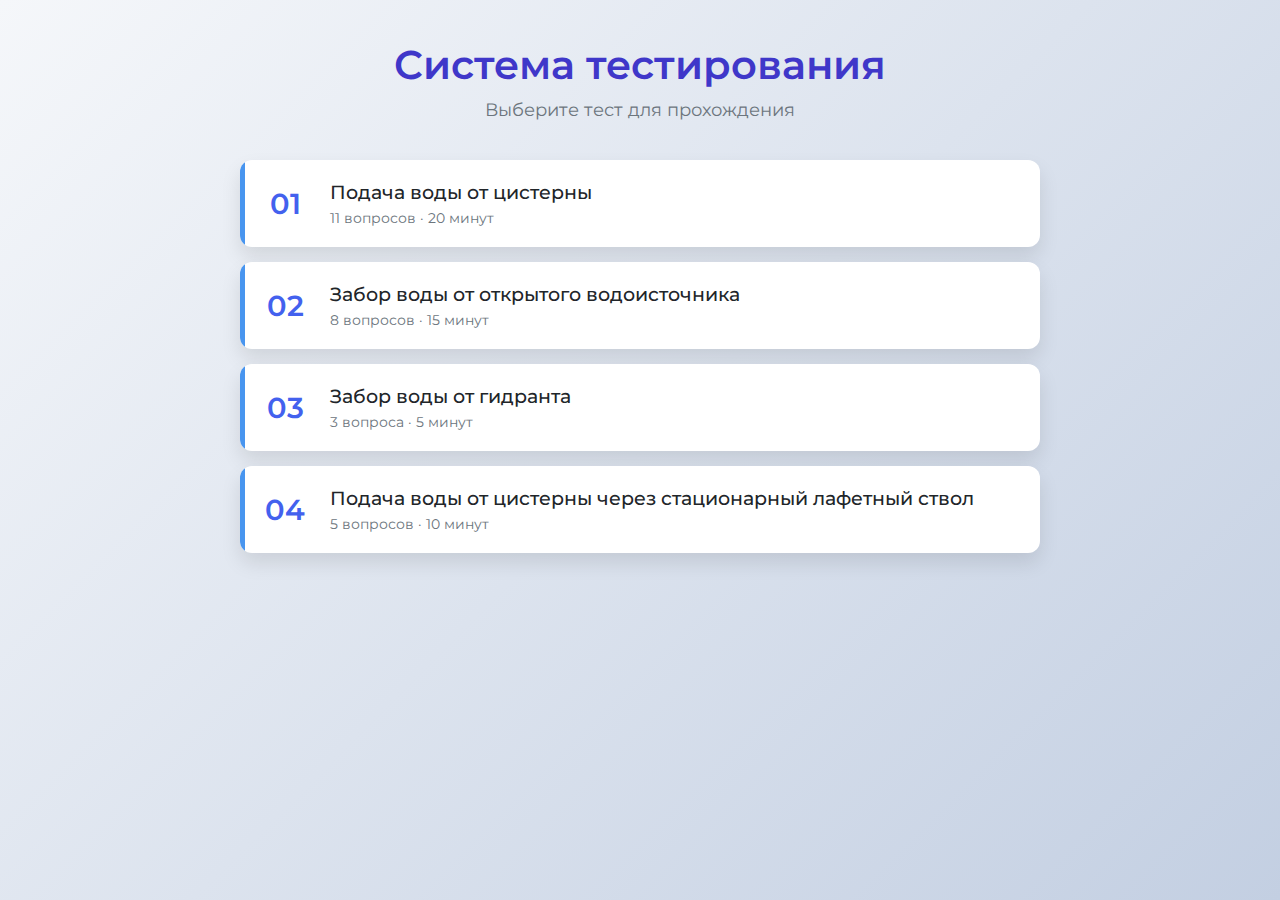
<file: app/menu/templates/menu/testing.html>
<!DOCTYPE html>
<html lang="ru">
<head>
    <meta charset="UTF-8">
    <meta name="viewport" content="width=device-width, initial-scale=1.0">
    <title>Тестирование</title>
    <link href="https://fonts.googleapis.com/css2?family=Montserrat:wght@400;500;600&display=swap" rel="stylesheet">
    <style>
        :root {
            --primary-color: #4361ee;
            --secondary-color: #3f37c9;
            --accent-color: #4895ef;
            --light-color: #f8f9fa;
            --dark-color: #212529;
            --success-color: #4cc9f0;
            --border-radius: 12px;
            --box-shadow: 0 10px 20px rgba(0,0,0,0.1);
            --transition: all 0.3s cubic-bezier(0.25, 0.8, 0.25, 1);
        }

        * {
            margin: 0;
            padding: 0;
            box-sizing: border-box;
        }

        body {
            font-family: 'Montserrat', sans-serif;
            background: linear-gradient(135deg, #f5f7fa 0%, #c3cfe2 100%);
            min-height: 100vh;
            padding: 40px 20px;
            color: var(--dark-color);
        }

        .container {
            max-width: 800px;
            margin: 0 auto;
        }

        header {
            text-align: center;
            margin-bottom: 40px;
            animation: fadeIn 0.8s ease-out;
        }

        h1 {
            font-size: 2.5rem;
            color: var(--secondary-color);
            margin-bottom: 10px;
            font-weight: 600;
        }

        .subtitle {
            font-size: 1.1rem;
            color: #6c757d;
        }

        .tests-list {
            display: flex;
            flex-direction: column;
            gap: 15px;
            animation: slideUp 0.8s ease-out;
        }

        .test-card {
            background: white;
            border-radius: var(--border-radius);
            padding: 20px;
            box-shadow: var(--box-shadow);
            transition: var(--transition);
            cursor: pointer;
            display: flex;
            align-items: center;
            position: relative;
            overflow: hidden;
        }

        .test-card:hover {
            transform: translateY(-5px);
            box-shadow: 0 15px 30px rgba(0,0,0,0.15);
        }

        .test-card::before {
            content: '';
            position: absolute;
            top: 0;
            left: 0;
            width: 5px;
            height: 100%;
            background: var(--accent-color);
            transition: var(--transition);
        }

        .test-card:hover::before {
            width: 8px;
            background: var(--primary-color);
        }

        .test-number {
            font-size: 1.8rem;
            font-weight: 600;
            color: var(--primary-color);
            margin-right: 20px;
            min-width: 50px;
            text-align: center;
        }

        .test-info {
            flex-grow: 1;
        }

        .test-title {
            font-size: 1.2rem;
            font-weight: 500;
            margin-bottom: 5px;
        }

        .test-desc {
            color: #6c757d;
            font-size: 0.9rem;
        }

        /* Модальное окно */
        .modal {
            position: fixed;
            top: 0;
            left: 0;
            width: 100%;
            height: 100%;
            background: rgba(0,0,0,0.5);
            display: flex;
            justify-content: center;
            align-items: center;
            opacity: 0;
            visibility: hidden;
            transition: var(--transition);
            z-index: 1000;
        }

        .modal.active {
            opacity: 1;
            visibility: visible;
        }

        .modal-content {
            background: white;
            border-radius: var(--border-radius);
            width: 90%;
            max-width: 500px;
            padding: 30px;
            box-shadow: var(--box-shadow);
            transform: translateY(20px);
            transition: var(--transition);
            position: relative;
        }

        .modal.active .modal-content {
            transform: translateY(0);
        }

        .close-btn {
            position: absolute;
            top: 15px;
            right: 15px;
            font-size: 1.5rem;
            color: #6c757d;
            cursor: pointer;
            transition: var(--transition);
            background: none;
            border: none;
            width: 30px;
            height: 30px;
            display: flex;
            align-items: center;
            justify-content: center;
            border-radius: 50%;
        }

        .close-btn:hover {
            color: var(--dark-color);
            background: #f1f1f1;
        }

        .modal-title {
            font-size: 1.5rem;
            color: var(--secondary-color);
            margin-bottom: 20px;
            text-align: center;
        }

        .form-group {
            margin-bottom: 20px;
        }

        .form-label {
            display: block;
            margin-bottom: 8px;
            font-weight: 500;
            color: var(--dark-color);
        }

        .form-control {
            width: 100%;
            padding: 12px 15px;
            border: 1px solid #ddd;
            border-radius: var(--border-radius);
            font-family: inherit;
            font-size: 1rem;
            transition: var(--transition);
        }

        .form-control:focus {
            outline: none;
            border-color: var(--accent-color);
            box-shadow: 0 0 0 3px rgba(67, 97, 238, 0.2);
        }

        .submit-btn {
            width: 100%;
            padding: 14px;
            background: var(--primary-color);
            color: white;
            border: none;
            border-radius: var(--border-radius);
            font-size: 1rem;
            font-weight: 500;
            cursor: pointer;
            transition: var(--transition);
            margin-top: 10px;
        }

        .submit-btn:hover {
            background: var(--secondary-color);
            transform: translateY(-2px);
        }

        /* Анимации */
        @keyframes fadeIn {
            from { opacity: 0; }
            to { opacity: 1; }
        }

        @keyframes slideUp {
            from {
                opacity: 0;
                transform: translateY(30px);
            }
            to {
                opacity: 1;
                transform: translateY(0);
            }
        }

        /* Адаптивность */
        @media (max-width: 600px) {
            h1 {
                font-size: 2rem;
            }

            .test-number {
                font-size: 1.5rem;
                min-width: 40px;
                margin-right: 15px;
            }

            .test-title {
                font-size: 1.1rem;
            }
        }
    </style>
</head>
<body>
    <div class="container">
        <header>
            <h1>Система тестирования</h1>
            <p class="subtitle">Выберите тест для прохождения</p>
        </header>

        <div class="tests-list">
            <div class="test-card" onclick="openModal(1)">
                <div class="test-number">01</div>
                <div class="test-info">
                    <div class="test-title">Подача воды от цистерны</div>
                    <div class="test-desc">11 вопросов · 20 минут</div>
                </div>
            </div>

            <div class="test-card" onclick="openModal(2)">
                <div class="test-number">02</div>
                <div class="test-info">
                    <div class="test-title">Забор воды от открытого водоисточника</div>
                    <div class="test-desc">8 вопросов · 15 минут</div>
                </div>
            </div>

            <div class="test-card" onclick="openModal(3)">
                <div class="test-number">03</div>
                <div class="test-info">
                    <div class="test-title">Забор воды от гидранта</div>
                    <div class="test-desc">3 вопроса · 5 минут</div>
                </div>
            </div>

            <div class="test-card" onclick="openModal(4)">
                <div class="test-number">04</div>
                <div class="test-info">
                    <div class="test-title">Подача воды от цистерны через стационарный лафетный ствол</div>
                    <div class="test-desc">5 вопросов · 10 минут</div>
                </div>
            </div>
        </div>
    </div>

    <!-- Модальное окно регистрации -->
    <div class="modal" id="registration-modal">
        <div class="modal-content">
            <button class="close-btn" onclick="closeModal()">&times;</button>
            <h2 class="modal-title">Регистрационные данные</h2>
            <form id="registration-form" onsubmit="startTest(event)">
                <div class="form-group">
                    <label for="last-name" class="form-label">Фамилия</label>
                    <input type="text" id="last-name" class="form-control" required>
                </div>

                <div class="form-group">
                    <label for="first-name" class="form-label">Имя</label>
                    <input type="text" id="first-name" class="form-control" required>
                </div>

                <div class="form-group">
                    <label for="middle-name" class="form-label">Отчество</label>
                    <input type="text" id="middle-name" class="form-control">
                </div>

                <div class="form-group">
                    <label for="role" class="form-label">Роль</label>
                    <select id="role" class="form-control" onchange="toggleGroupField()" required>
                        <option value="">Выберите роль</option>
                        <option value="student">Студент</option>
                        <option value="teacher">Преподаватель</option>
                    </select>
                </div>

                <div class="form-group" id="group-field" style="display: none;">
                    <label for="group" class="form-label">Номер группы</label>
                    <input type="text" id="group" class="form-control">
                </div>

                <input type="hidden" id="test-id">
                <button type="submit" class="submit-btn">Начать тест</button>
            </form>
        </div>
    </div>

    <script>
        let currentTestId = 0;

        function openModal(testId) {
            currentTestId = testId;
            document.getElementById('test-id').value = testId;
            const modal = document.getElementById('registration-modal');
            modal.classList.add('active');
            document.body.style.overflow = 'hidden';
        }

        function closeModal() {
            const modal = document.getElementById('registration-modal');
            modal.classList.remove('active');
            document.body.style.overflow = 'auto';
        }

        function toggleGroupField() {
            const role = document.getElementById('role').value;
            const groupField = document.getElementById('group-field');

            if (role === 'student') {
                groupField.style.display = 'block';
                document.getElementById('group').required = true;
            } else {
                groupField.style.display = 'none';
                document.getElementById('group').required = false;
            }
        }

        function startTest(event) {
            event.preventDefault();

            // Сбор данных формы
            const formData = {
                lastName: document.getElementById('last-name').value,
                firstName: document.getElementById('first-name').value,
                middleName: document.getElementById('middle-name').value,
                role: document.getElementById('role').value,
                group: document.getElementById('role').value === 'student'
                      ? document.getElementById('group').value
                      : null,
                testId: currentTestId
            };

            console.log('Данные формы:', formData);

            // Закрываем модальное окно
            closeModal();

            // Перенаправление на тест (заглушка)
            setTimeout(() => {
                alert(`Начинаем тест №${currentTestId}\nФИО: ${formData.lastName} ${formData.firstName} ${formData.middleName}\nРоль: ${formData.role}${formData.group ? '\nГруппа: ' + formData.group : ''}`);
                // window.location.href = `/test/${currentTestId}`;
            }, 300);
        }

        // Закрытие модального окна при клике вне его
        document.getElementById('registration-modal').addEventListener('click', function(e) {
            if (e.target === this) {
                closeModal();
            }
        });
    </script>
</body>
</html>
</file>
